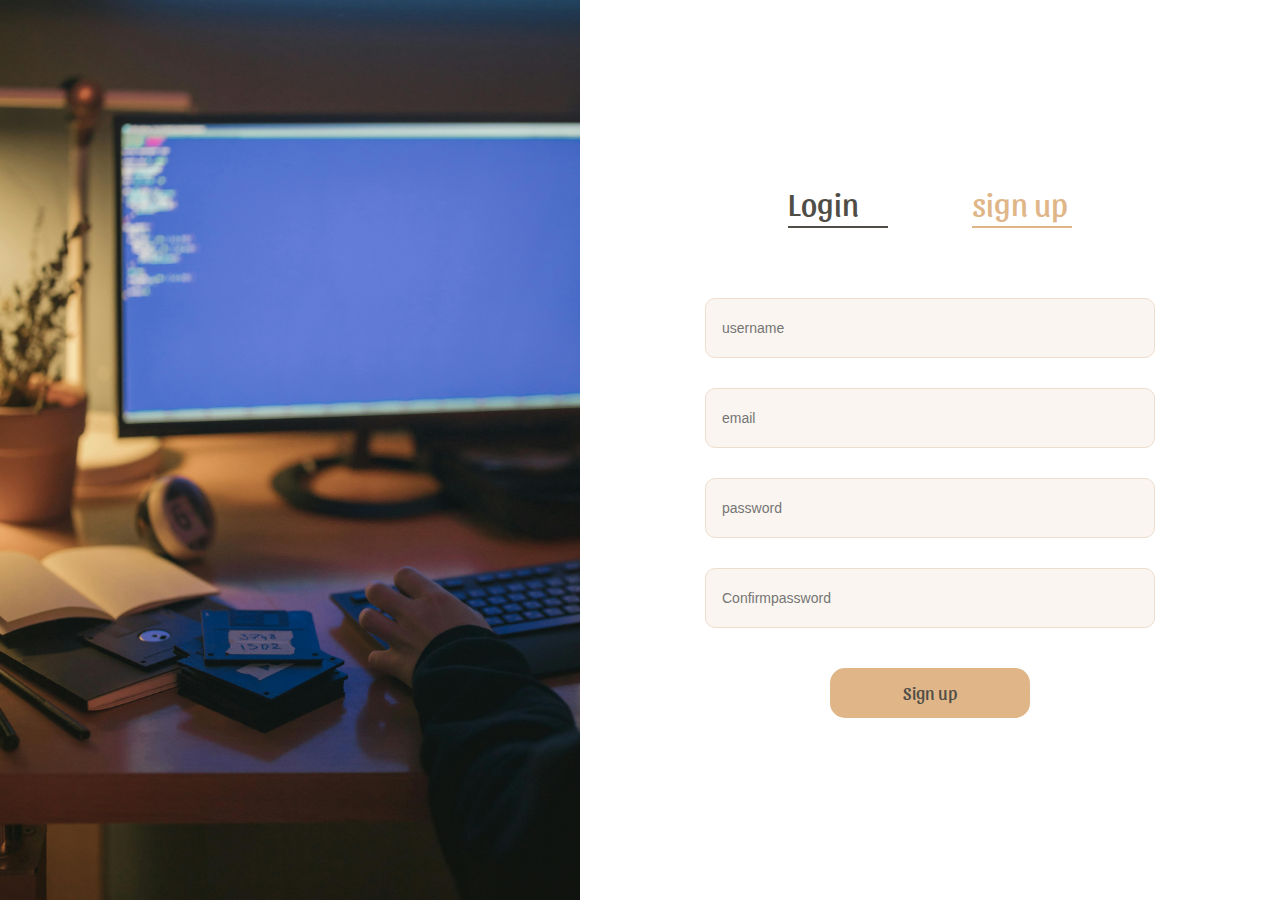
<file: index.html>
<!DOCTYPE html>
<html lang="en">
  <head>
    <meta charset="UTF-8" />
    <meta name="viewport" content="width=device-width, initial-scale=1.0" />
    <title>signup</title>
    <link rel="stylesheet" href="./css/style.css" />
    <link rel="preconnect" href="https://fonts.googleapis.com" />
    <link rel="preconnect" href="https://fonts.gstatic.com" crossorigin />
    <link
      href="https://fonts.googleapis.com/css2?family=Sansita:ital,wght@0,400;0,700;0,800;0,900;1,400;1,700;1,800;1,900&display=swap"
      rel="stylesheet"
    />
  </head>
  <body>
    <section class="signup-page">
      <aside class="sideimage">
        <img src="./images/img1.jpg" alt="signupImage" />
      </aside>
      <aside class="sideText">
        <div class="aside-text">
          <div class="form-text-container sansita-regular">
            <div class="text-container">
              <a href="./Html/Login.html">Login</a>
              <hr />
            </div>
            <div class="text-container signup-txt">
              <a href="/index.html">sign up</a>
              <hr />
            </div>
          </div>
          <div class="form-input">
            <form id="signupform">
              <input
                class="inputform"
                id="username"
                type="text"
                placeholder="username"
                name="username"
                autocomplete="off"
              />
              <span id="error-username" class="error sansita-regular"></span>
              <input
                class="inputform"
                id="email"
                type="text"
                placeholder="email"
                name="email"
                autocomplete="off"
              />
              <span id="error-email" class="error sansita-regular"></span>
              <input
                class="inputform"
                id="password"
                type="password"
                placeholder="password"
                name="password"
                autocomplete="off"
              />
              <span id="error-password" class="error sansita-regular"></span>
              <input
                class="inputform"
                id="Confirmpassword"
                type="password"
                placeholder="Confirmpassword"
                name="Confirmpassword"
                autocomplete="off"
              />
              <span
                id="error-Confirmpassword"
                class="error sansita-regular"
              ></span>
              <button class="btn sansita-regular">Sign up</button>
            </form>
          </div>
        </div>
      </aside>
    </section>
    <script src="./Javascript/Signup.js"></script>
  </body>
</html>
</file>
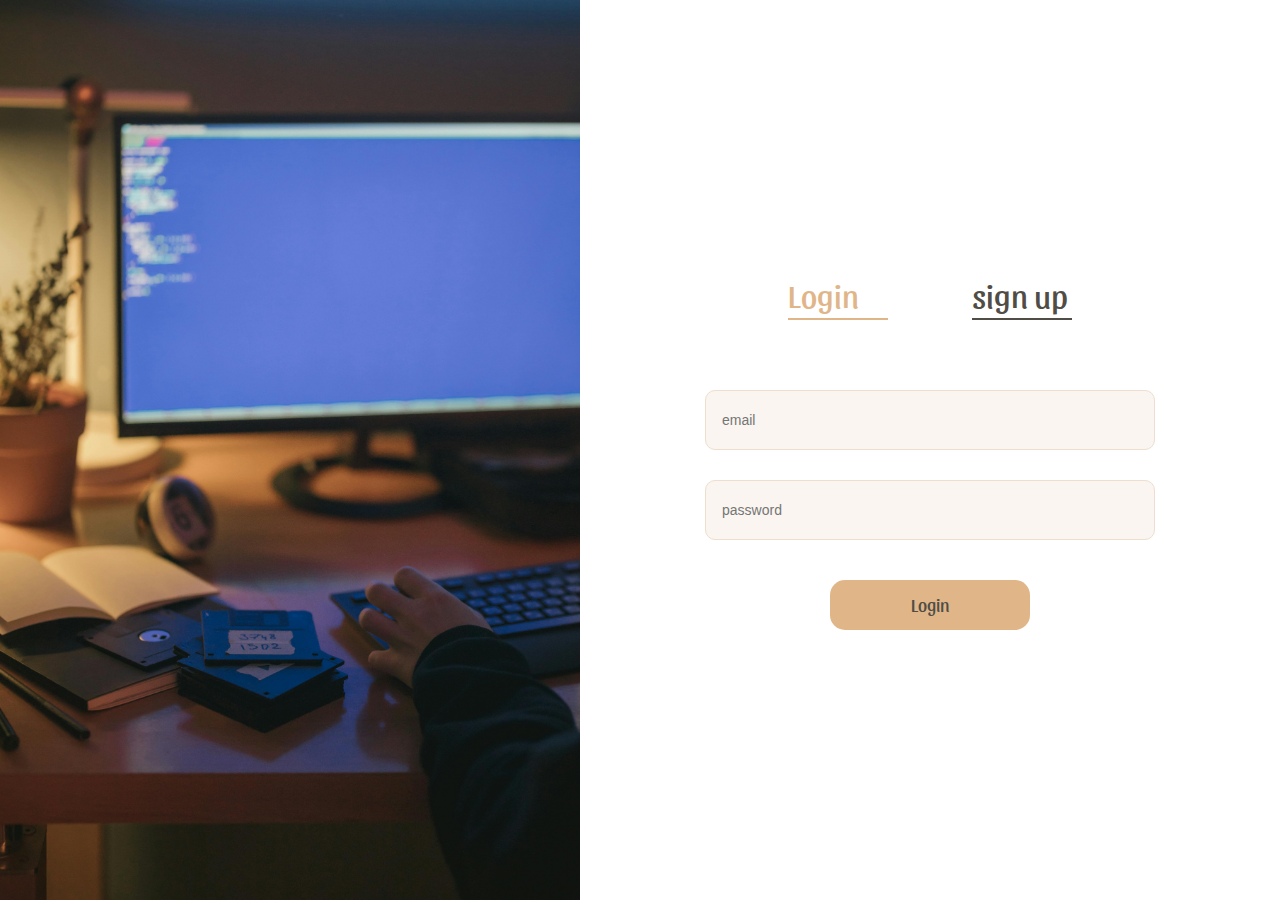
<file: Login.html>
<!DOCTYPE html>
<html lang="en">
<head>
  <meta charset="UTF-8">
  <meta name="viewport" content="width=device-width, initial-scale=1.0">
  <title>signup</title>
  <link rel="stylesheet" href="login.css"/>
  <link rel="preconnect" href="https://fonts.googleapis.com">
<link rel="preconnect" href="https://fonts.gstatic.com" crossorigin>
<link href="https://fonts.googleapis.com/css2?family=Sansita:ital,wght@0,400;0,700;0,800;0,900;1,400;1,700;1,800;1,900&display=swap" rel="stylesheet">
</head>
<body>
  <section class="signup-page">
    <aside class="sideimage">
        <img src="./images/img1.jpg" alt="signupImage"/>
    </aside>
    <aside class="sideText">
      <div class="aside-text">
      <div class="form-text-container sansita-regular">
        <div class="text-container login-txt">
          <p>Login</p>
          <hr/>
        </div>
        <div class="text-container">
            <p>sign up</p>
            <hr/>
          </div>
      </div>
      <div class="form-input">
        <form id="loginform">
        <input class="inputform" type="text" placeholder="email" name="email" id="email"/>
        <span id="error-email" class="error sansita-regular"></span>
        <input class="inputform" type="password" placeholder="password" name="password" id="password"/>
        <span id="error-password" class="error sansita-regular"></span>
        <button class="btn sansita-regular">Login</button>
      </form>
      </div>
    </div>
    </aside>
  </section>
  <script src="Login.js"></script>
</body>
</html>
</file>
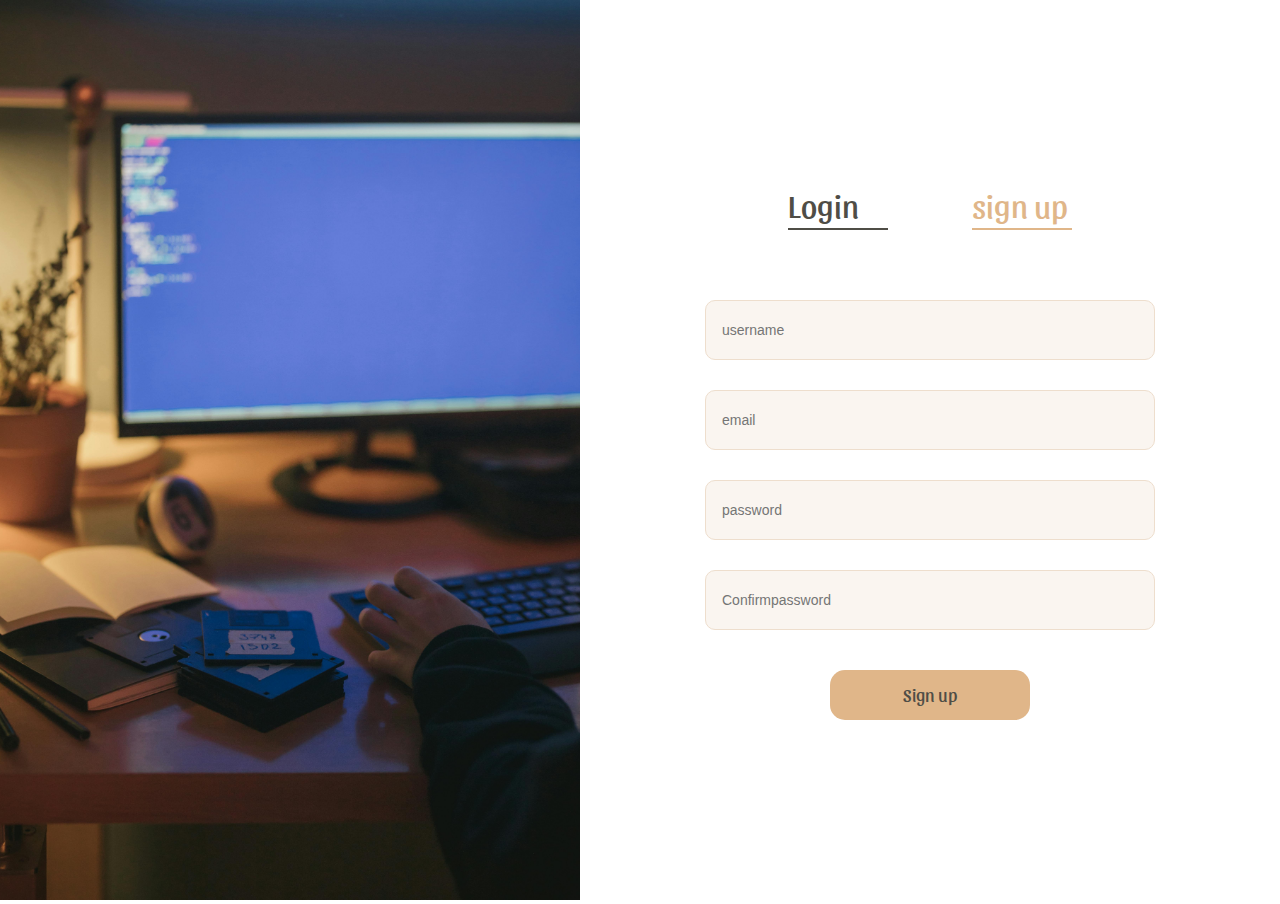
<file: Signup.html>
<!DOCTYPE html>
<html lang="en">
  <head>
    <meta charset="UTF-8" />
    <meta name="viewport" content="width=device-width, initial-scale=1.0" />
    <title>signup</title>
    <link rel="stylesheet" href="style.css" />
    <link rel="preconnect" href="https://fonts.googleapis.com" />
    <link rel="preconnect" href="https://fonts.gstatic.com" crossorigin />
    <link
      href="https://fonts.googleapis.com/css2?family=Sansita:ital,wght@0,400;0,700;0,800;0,900;1,400;1,700;1,800;1,900&display=swap"
      rel="stylesheet"
    />
  </head>
  <body>
    <section class="signup-page">
      <aside class="sideimage">
        <img src="./images/img1.jpg" alt="signupImage" />
      </aside>
      <aside class="sideText">
        <div class="aside-text">
          <div class="form-text-container sansita-regular">
            <div class="text-container">
              <p>Login</p>
              <hr />
            </div>
            <div class="text-container signup-txt">
              <p>sign up</p>
              <hr />
            </div>
          </div>
          <div class="form-input">
            <form id="signupform">
              <input
                class="inputform"
                id="username"
                type="text"
                placeholder="username"
                name="username"
                autocomplete="off"
              />
              <span id="error-username" class="error sansita-regular"></span>
              <input
                class="inputform"
                id="email"
                type="text"
                placeholder="email"
                name="email"
                autocomplete="off"
              />
              <span id="error-email" class="error sansita-regular"></span>
              <input
                class="inputform"
                id="password"
                type="password"
                placeholder="password"
                name="password"
                autocomplete="off"
              />
              <span id="error-password" class="error sansita-regular"></span>
              <input
                class="inputform"
                id="Confirmpassword"
                type="password"
                placeholder="Confirmpassword"
                name="Confirmpassword"
                autocomplete="off"
              />
              <span id="error-Confirmpassword" class="error sansita-regular"></span>
              <button class="btn sansita-regular">Sign up</button>
            </form>
          </div>
        </div>
      </aside>
    </section>
    <script src="Signup.js"></script>
  </body>
</html>
</file>
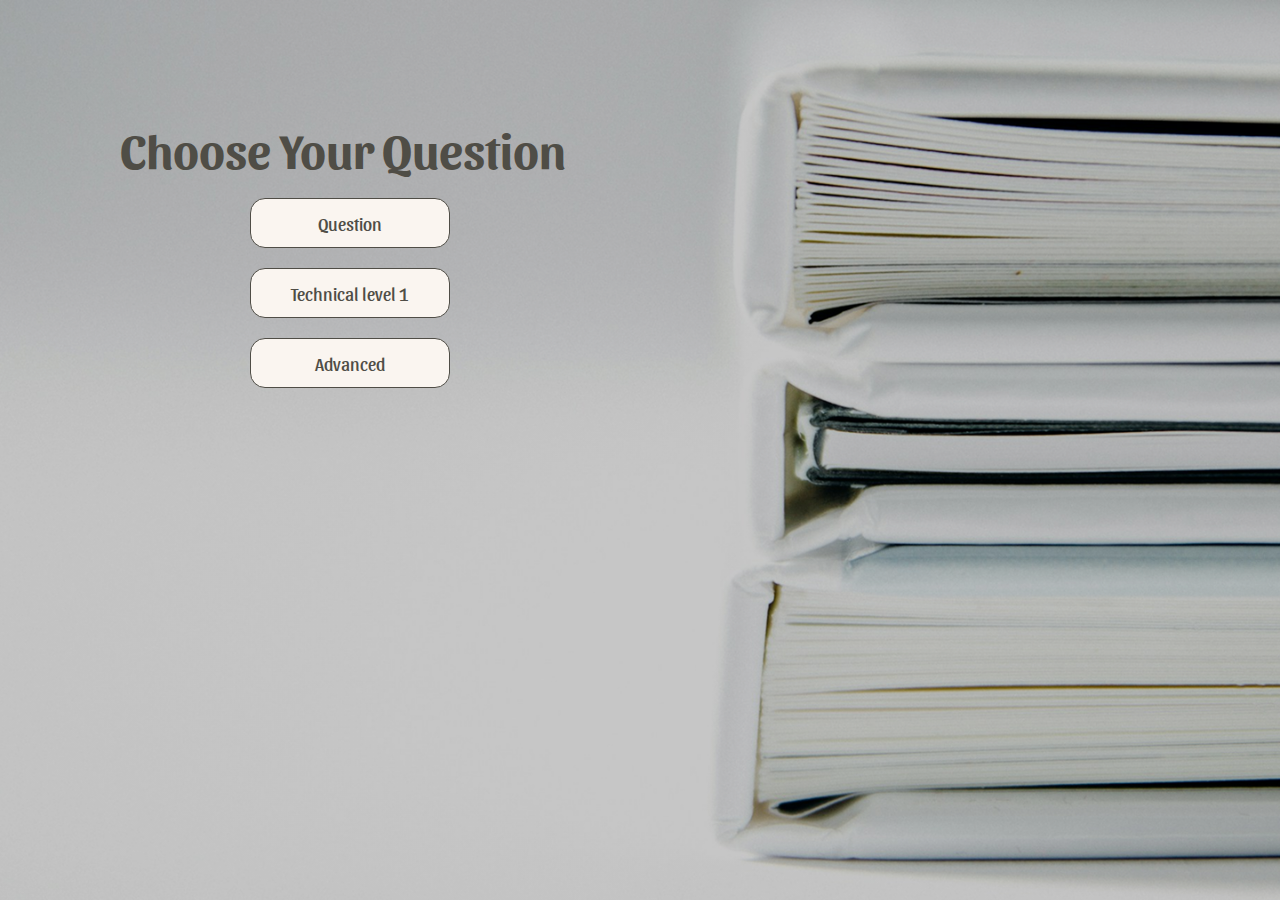
<file: Html/Chose.html>
<!DOCTYPE html>
<html lang="en">
<head>
  <meta charset="UTF-8">
  <meta name="viewport" content="width=device-width, initial-scale=1.0">
  <title>signup</title>
  <link rel="stylesheet" href="../css/style.css"/>
  <link rel="preconnect" href="https://fonts.googleapis.com">
<link rel="preconnect" href="https://fonts.gstatic.com" crossorigin>
<link href="https://fonts.googleapis.com/css2?family=Sansita:ital,wght@0,400;0,700;0,800;0,900;1,400;1,700;1,800;1,900&display=swap" rel="stylesheet">
</head>
<body>
  <section class="grade-section">
    
    <div class="grade-text sansita-regular">
      <h1>Choose Your Question</h1>
      <button class="btn-grade sansita-regular"><a href=""> Question</a></button>
      <button class="btn-grade sansita-regular"><a href="">Technical level 1</a></button>
      <button class="btn-grade sansita-regular"><a href="">Advanced</a></button>
    </div>
  </section>

  <!-- <script src="../Javascript"></script> -->
</body>
</html>
</file>
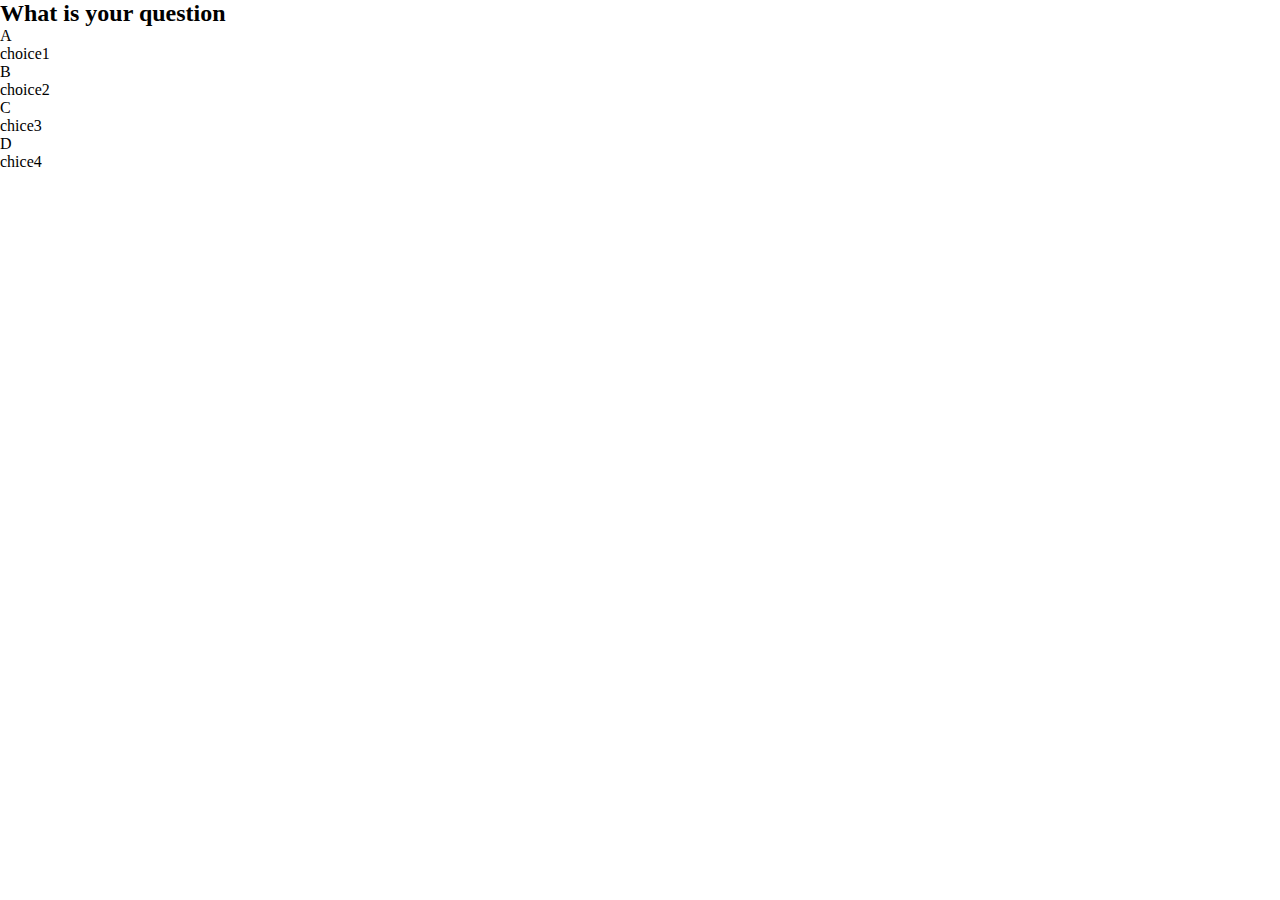
<file: Html/Exam.html>
<!DOCTYPE html>
<html lang="en">
<head>
  <meta charset="UTF-8">
  <meta name="viewport" content="width=device-width, initial-scale=1.0">
  <link rel="stylesheet" href="../css/style.css"/>
  <title>Exam</title>
</head>
<body>
  <section class="exam-container">
    <div id="exam">
      <h2 id="question">What is your question</h2>
      <div class="choice-container">
        <p class="choice-prefix">A</p>
        <p class="choice-text" data-number="1">choice1</p>
      </div>
      <div class="choice-container">
        <p class="choice-prefix">B</p>
        <p class="choice-text" data-number="2">choice2</p>
      </div>
      <div class="choice-container">
        <p class="choice-prefix">C</p>
        <p class="choice-text" data-number="3">chice3</p>
      </div>
      <div class="choice-container">
        <p class="choice-prefix">D</p>
        <p class="choice-text" data-number="4">chice4</p>
      </div>
    </div>
  </section>


<script src="../Javascript/Exam.js"></script>
</body>
</html>
</file>
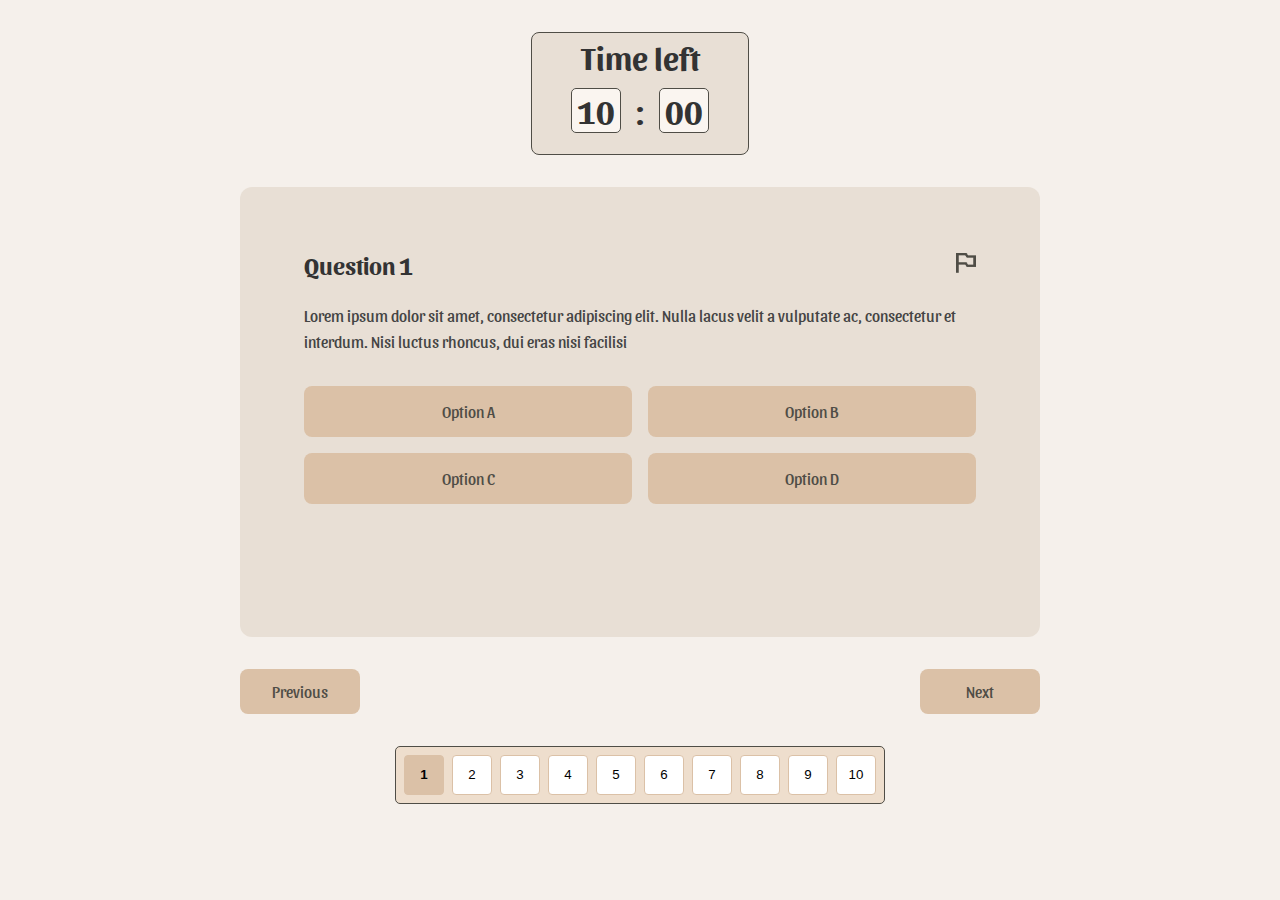
<file: Html/Examination.html>
<!DOCTYPE html>
<html lang="en">
<head>
    <meta charset="UTF-8">
    <meta name="viewport" content="width=device-width, initial-scale=1.0">
    <title>Test Page</title>
    <link rel="stylesheet" href="../css/Examination.css">
    <link rel="preconnect" href="https://fonts.googleapis.com" />
    <link rel="preconnect" href="https://fonts.gstatic.com" crossorigin />
    <link
      href="https://fonts.googleapis.com/css2?family=Sansita:ital,wght@0,400;0,700;0,800;0,900;1,400;1,700;1,800;1,900&display=swap"
      rel="stylesheet"
    />
</head>
<body>
    <div class="timer-container  ">
        <div class="timer sansita-regular">
            <p class="timer__text">Time left</p>
        <span id="minutes" class="number-button-timer">10</span>:<span id="seconds" class="number-button-timer">00</span></div>
    </div>

    <div id="questions-container">
        <div class="question-card" data-question="1">
            <div class="question-header">
                <h2 class="question-title">Question 1</h2>
                <button class="flag-button"><img id="flagimg" src="../images/Vector-1.png"/></button>
            </div>
            <p class="question-text">
                Lorem ipsum dolor sit amet, consectetur adipiscing elit. Nulla lacus velit a vulputate ac, consectetur et interdum. Nisi luctus rhoncus, dui eras nisi facilisi
            </p>
            <div class="options-grid ">
                <button class="option-button sansita-regular" data-option="A">Option A</button>
                <button class="option-button sansita-regular" data-option="B">Option B</button>
                <button class="option-button sansita-regular" data-option="C">Option C</button>
                <button class="option-button sansita-regular" data-option="D">Option D</button>
            </div>
        </div>
    </div>

    <div class="navigation-buttons">
        <button class="nav-button sansita-regular" id="prevBtn">Previous</button>
        <button class="nav-button hidden sansita-regular" id="submitBtn">Submit</button>
        <button class="nav-button sansita-regular" id="nextBtn">Next</button>
    </div>

    <div class="question-numbers">
        <button class="number-button active">1</button>
        <button class="number-button">2</button>
        <button class="number-button">3</button>
        <button class="number-button">4</button>
        <button class="number-button">5</button>
        <button class="number-button">6</button>
        <button class="number-button">7</button>
        <button class="number-button">8</button>
        <button class="number-button">9</button>
        <button class="number-button">10</button>
    </div>

    <script src="../Javascript/Examination.js"></script>
</body>
</html>
</file>
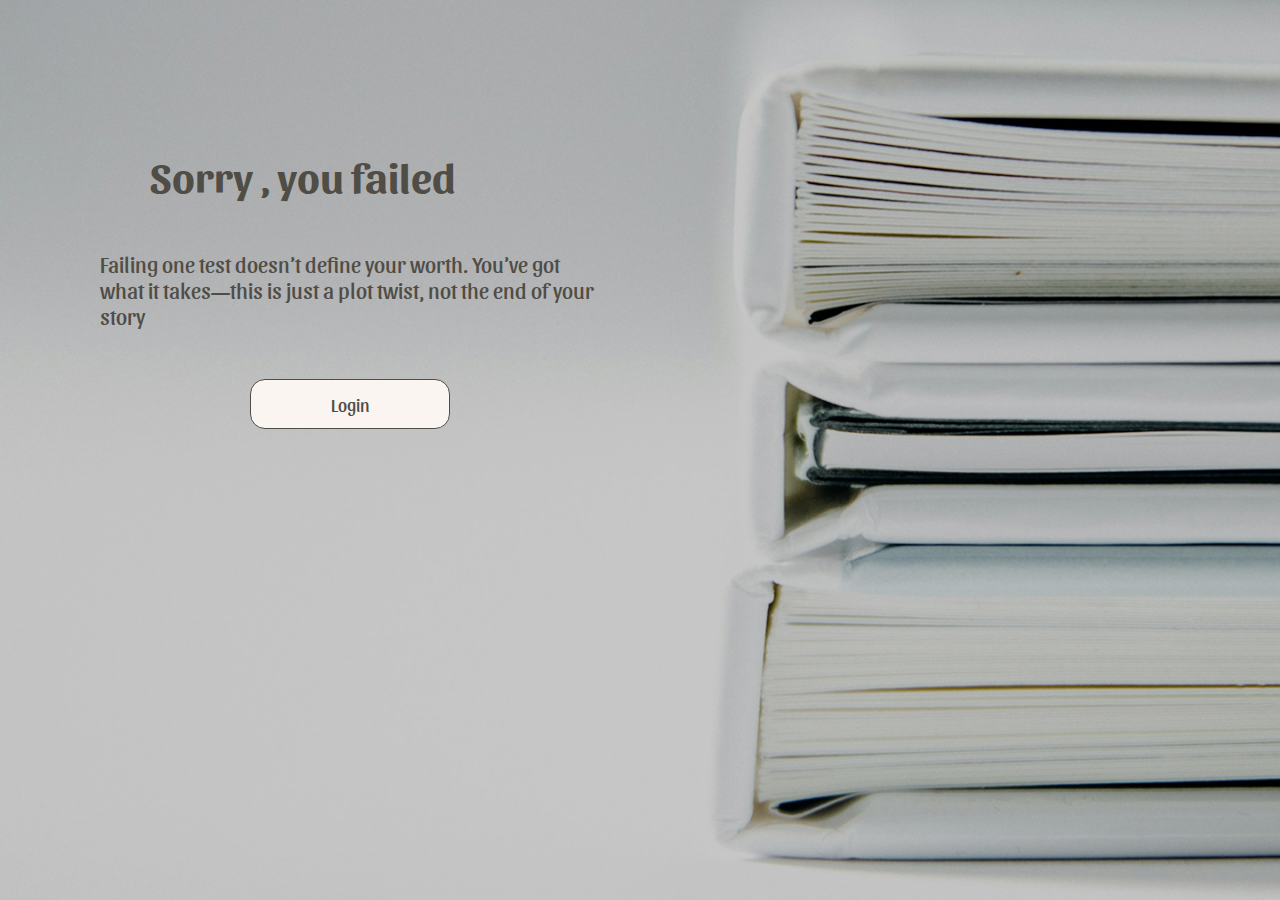
<file: Html/Failed.html>
<!DOCTYPE html>
<html lang="en">
<head>
  <meta charset="UTF-8">
  <meta name="viewport" content="width=device-width, initial-scale=1.0">
  <title>signup</title>
  <link rel="stylesheet" href="../css/style.css"/>
  <link rel="preconnect" href="https://fonts.googleapis.com">
<link rel="preconnect" href="https://fonts.gstatic.com" crossorigin>
<link href="https://fonts.googleapis.com/css2?family=Sansita:ital,wght@0,400;0,700;0,800;0,900;1,400;1,700;1,800;1,900&display=swap" rel="stylesheet">
</head>
<body>
  <section class="grade-section ">
    
    <div class="grade-text sansita-regular">
      <h2>Sorry , you failed</h2>
    <div class="grades" id="grade"></div>
      <p>Failing one test doesn’t define your worth. You’ve got what it takes—this is just a plot twist, not the end of your story</p>
      <button class="btn-grade sansita-regular">Login</button>
    </div>



  </section>

  <script src="../Javascript/Grades.js"></script>
</body>
</html>
</file>
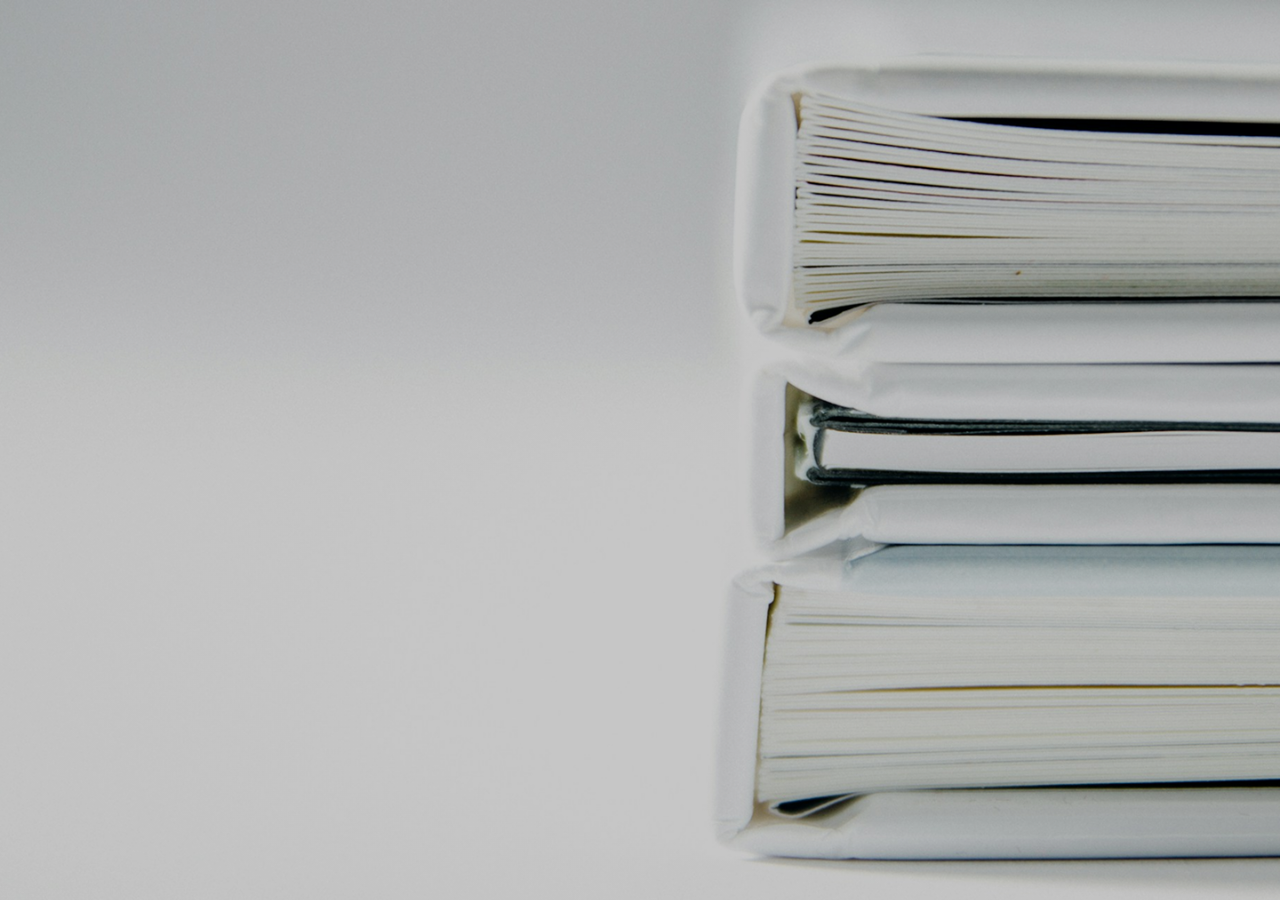
<file: Html/Grade.html>
<!DOCTYPE html>
<html lang="en">
  <head>
    <meta charset="UTF-8" />
    <meta name="viewport" content="width=device-width, initial-scale=1.0" />
    <title>signup</title>
    <link rel="stylesheet" href="../css/style.css" />
    <link rel="preconnect" href="https://fonts.googleapis.com" />
    <link rel="preconnect" href="https://fonts.gstatic.com" crossorigin />
    <link
      href="https://fonts.googleapis.com/css2?family=Sansita:ital,wght@0,400;0,700;0,800;0,900;1,400;1,700;1,800;1,900&display=swap"
      rel="stylesheet"
    />
  </head>
  <body>
    <section class="grade-section">
      <div class="grade-text sansita-regular">
        <h1 id="textTimeOut" class="sansita-regular"></h1>
        <h2 id="textGrating" class="sansita-regular"></h2>
        <h3 id="textScore" class="sansita-regular"></h3>
        <p id="textQuote" class="sansita-regular"></p>
        <button id="redirect" class="btn-grade sansita-regular btntry">
          Try again
        </button>
      </div>
    </section>

    <script src="../Javascript/Grades.js"></script>
  </body>
</html>
</file>
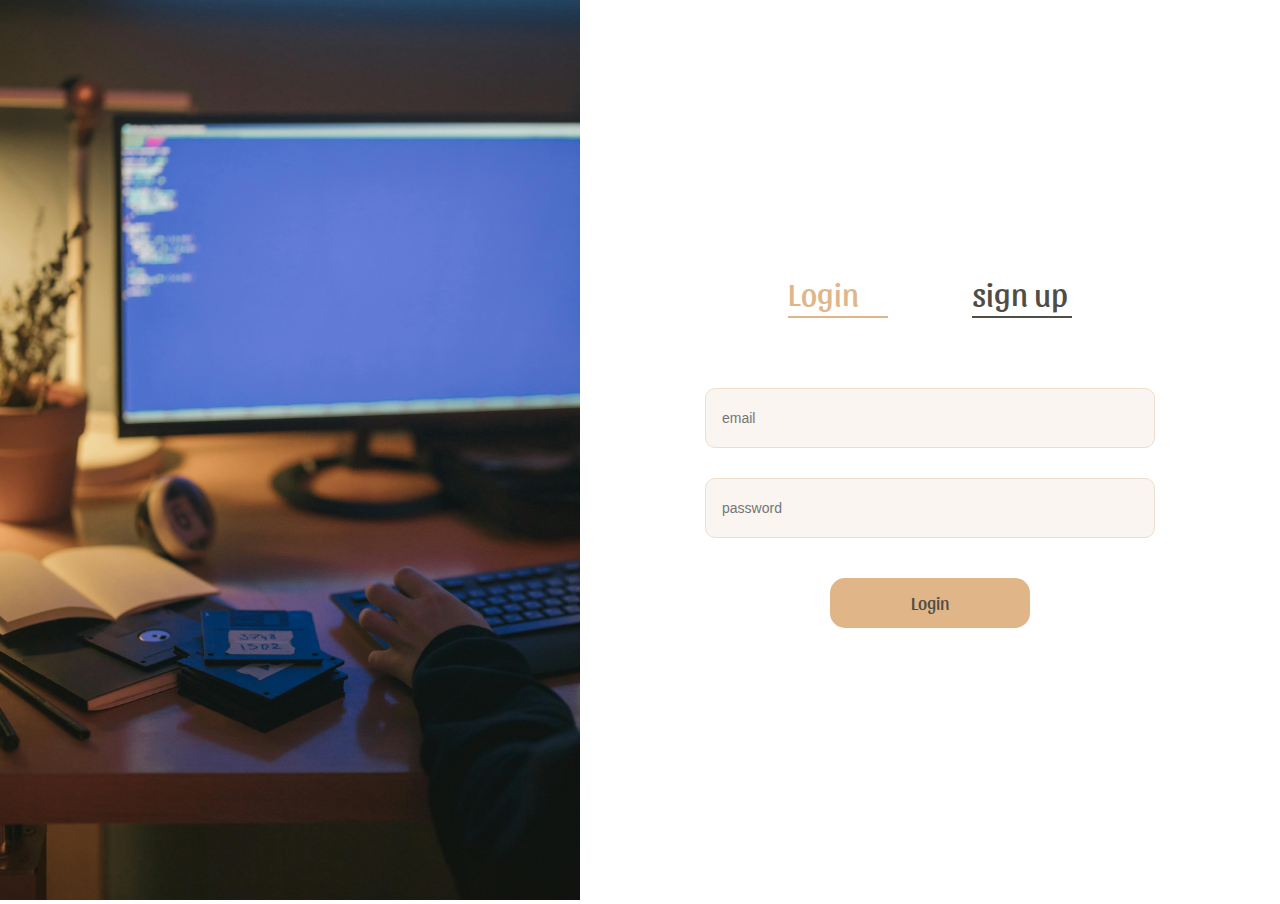
<file: Html/Login.html>
<!DOCTYPE html>
<html lang="en">
  <head>
    <meta charset="UTF-8" />
    <meta name="viewport" content="width=device-width, initial-scale=1.0" />
    <title>signup</title>
    <link rel="stylesheet" href="../css/style.css" />
    <link rel="preconnect" href="https://fonts.googleapis.com" />
    <link rel="preconnect" href="https://fonts.gstatic.com" crossorigin />
    <link
      href="https://fonts.googleapis.com/css2?family=Sansita:ital,wght@0,400;0,700;0,800;0,900;1,400;1,700;1,800;1,900&display=swap"
      rel="stylesheet"
    />
  </head>
  <body>
    <section class="signup-page">
      <aside class="sideimage">
        <img src="../images/img1.jpg" alt="signupImage" />
      </aside>
      <aside class="sideText">
        <div class="aside-text">
          <div class="form-text-container sansita-regular">
            <div class="text-container login-txt">
              <a href="../Html/Login.html">Login</a>
              <hr />
            </div>
            <div class="text-container">
              <a href="../Html/Signup.html">sign up</a>
              <hr />
            </div>
          </div>
          <div class="form-input">
            <form id="loginform">
              <input
                class="inputform"
                type="text"
                placeholder="email"
                name="email"
                id="email-login"
              />
              <span id="error-email-login" class="error sansita-regular"></span>
              <input
                class="inputform"
                type="password"
                placeholder="password"
                name="password"
                id="password-login"
              />
              <span
                id="error-password-login"
                class="error sansita-regular"
              ></span>
              <button class="btn sansita-regular">Login</button>
            </form>
          </div>
        </div>
      </aside>
    </section>
    <script src="../Javascript/Login.js"></script>
  </body>
</html>
</file>
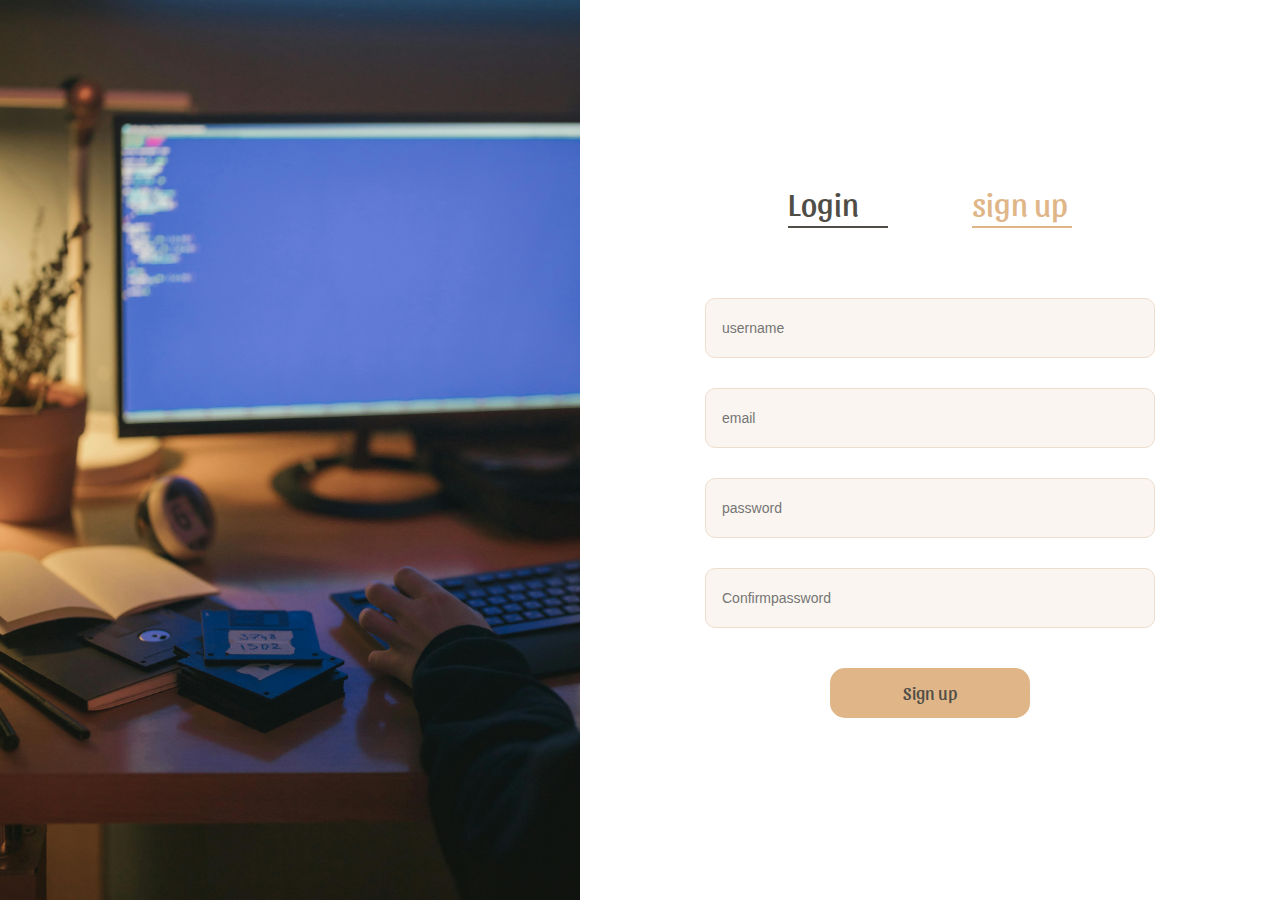
<file: Html/Signup.html>
<!DOCTYPE html>
<html lang="en">
  <head>
    <meta charset="UTF-8" />
    <meta name="viewport" content="width=device-width, initial-scale=1.0" />
    <title>signup</title>
    <link rel="stylesheet" href="../css/style.css" />
    <link rel="preconnect" href="https://fonts.googleapis.com" />
    <link rel="preconnect" href="https://fonts.gstatic.com" crossorigin />
    <link
      href="https://fonts.googleapis.com/css2?family=Sansita:ital,wght@0,400;0,700;0,800;0,900;1,400;1,700;1,800;1,900&display=swap"
      rel="stylesheet"
    />
  </head>
  <body>
    <section class="signup-page">
      <aside class="sideimage">
        <img src="../images/img1.jpg" alt="signupImage" />
      </aside>
      <aside class="sideText">
        <div class="aside-text">
          <div class="form-text-container sansita-regular">
            <div class="text-container">
              <a href="../Html/Login.html">Login</a>
              <hr />
            </div>
            <div class="text-container signup-txt">
              <a href="../Html/Signup.html">sign up</a>
              <hr />
            </div>
          </div>
          <div class="form-input">
            <form id="signupform">
              <input
                class="inputform"
                id="username"
                type="text"
                placeholder="username"
                name="username"
                autocomplete="off"
              />
              <span id="error-username" class="error sansita-regular"></span>
              <input
                class="inputform"
                id="email"
                type="text"
                placeholder="email"
                name="email"
                autocomplete="off"
              />
              <span id="error-email" class="error sansita-regular"></span>
              <input
                class="inputform"
                id="password"
                type="password"
                placeholder="password"
                name="password"
                autocomplete="off"
              />
              <span id="error-password" class="error sansita-regular"></span>
              <input
                class="inputform"
                id="Confirmpassword"
                type="password"
                placeholder="Confirmpassword"
                name="Confirmpassword"
                autocomplete="off"
              />
              <span id="error-Confirmpassword" class="error sansita-regular"></span>
              <button class="btn sansita-regular">Sign up</button>
            </form>
          </div>
        </div>
      </aside>
    </section>
    <script src="../Javascript/Signup.js"></script>
  </body>
</html>
</file>
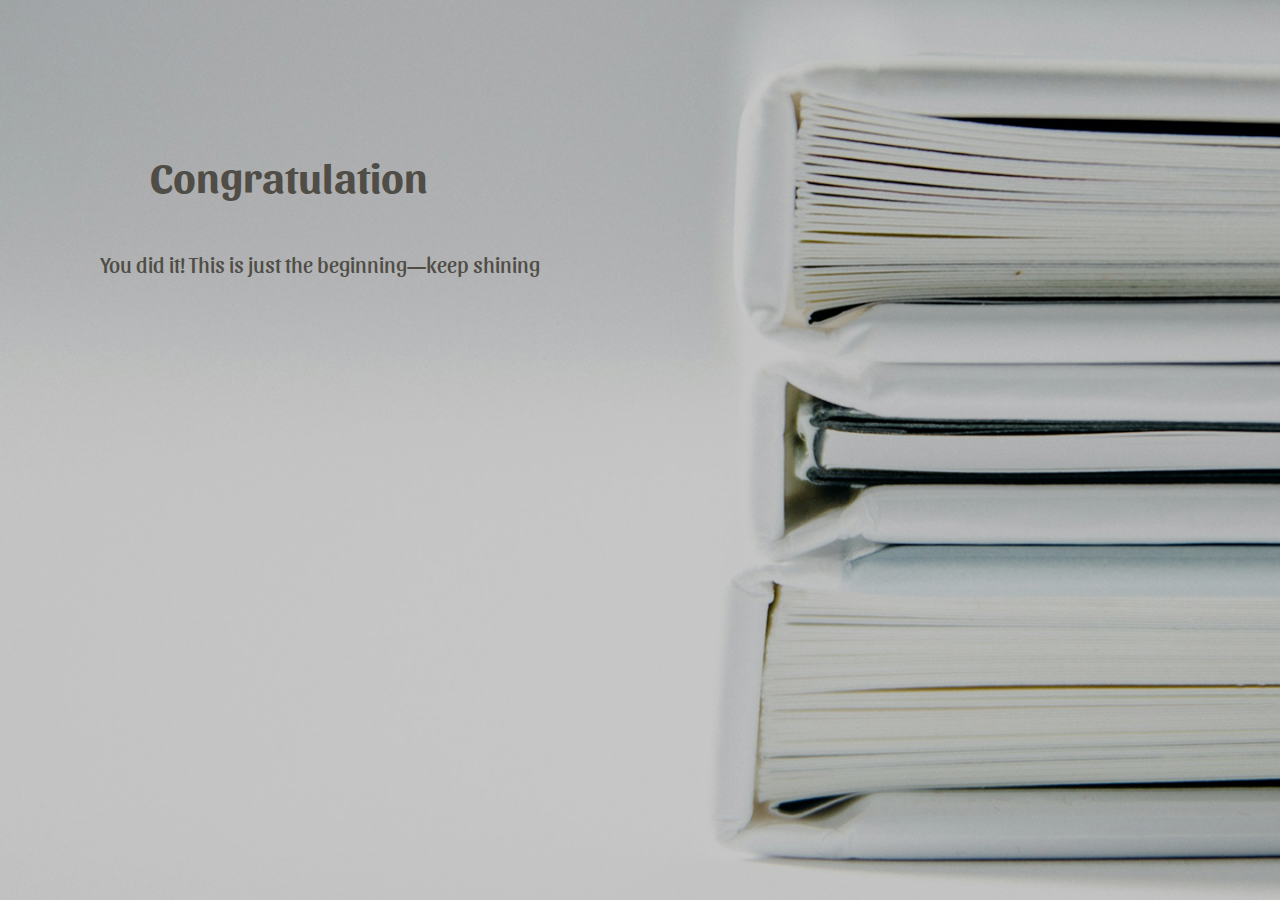
<file: Html/Success.html>
<!DOCTYPE html>
<html lang="en">
<head>
  <meta charset="UTF-8">
  <meta name="viewport" content="width=device-width, initial-scale=1.0">
  <title>signup</title>
  <link rel="stylesheet" href="../css/style.css"/>
  <link rel="preconnect" href="https://fonts.googleapis.com">
<link rel="preconnect" href="https://fonts.gstatic.com" crossorigin>
<link href="https://fonts.googleapis.com/css2?family=Sansita:ital,wght@0,400;0,700;0,800;0,900;1,400;1,700;1,800;1,900&display=swap" rel="stylesheet">
</head>
<body>
  <section class="grade-section">
    
    <div class="grade-text sansita-regular">
      <h2>Congratulation</h2>
    <div class="grades" id="grade"></div>
      <p>You did it! This is just the beginning—keep shining</p>
    </div>



  </section>

  <script src="../Javascript/Grades.js"></script>
</body>
</html>
</file>
<file: css/style.css>
*{
  margin: 0;
  padding: 0;
  box-sizing: border-box;
  user-select:none;
}
.signup-page{
  display: flex;
  height: 100vh;
}
.sansita-regular {
  font-family: "Sansita", sans-serif;
  font-weight: 400;
  font-size: large;
  font-style: normal;
  color: #4F4D46;
}
.sideimage{
  flex: 1;
}
.sideimage img{
 width: 100%;
 height: 100vh;
 object-fit: cover;
}
.sideText{
  flex: 1;
  padding: 60px;
  display: flex;
  flex-direction: column;
  justify-content: center;
  align-items: center;
}
.form-text-container{
  font-size:xx-large;
  justify-content: space-evenly;
  display: flex;
  margin-bottom: 70px;
}
.text-container a{
  color: #4F4D46;
  text-decoration: none;
}
.text-container hr{
  width: 100px;
  height: 2px;
  background-color: #4F4D46;
  border: 0px;
  margin-top: 4px;
}
.login-txt a{
  color: #E0B689;
}
.login-txt hr{
  background-color: #E0B689;
}
.signup-txt hr{
  background-color: #E0B689;
}

.signup-txt a{
  color: #E0B689;
}
.form-input{
  width: 100%;
  max-width: 500px;
  display: flex;
  flex-direction: column;
  align-items: center;
}
.inputform{
  width: 485px;
  height: 60px;
  padding: 12px 16px;
  outline: none;
  margin-bottom: 50px;
  border: 1px solid #EEDECD;
  background-color: #FAF5F0;
  border-radius: 10px;
  font-size: 14px;
  color: #4F4D46;
}
.btn , .btn-grade{
  width: 60%;
  max-width: 200px;
  height: 50px;
  background-color: #E0B689;
  border: none;
  border-radius: 15px;
  cursor: pointer;
  margin: 20px auto 0;
  display: block;
}
.btn:hover{
  background-color: #e0b689c9;
}
.error{
  color: red;
  display: block;
  margin-top: -30px;
  margin-bottom: 10px;
  font-size: 14px;
}
.grade-section{
  background-image: linear-gradient(#00000036),url("../images/img2.png");
  width: 100%;
  height: 100vh;
  background-size: cover;
  display:flexbox;
}
.grade-text{
  width: 50%;
  height: 80vh;
  padding: 30px;
  flex-direction: column;
} 
.grade-text h1{
  display: flex;
  margin:20px;
  font-size:48px;
}
.grade-text h2{
  display: flex;
  margin:50px;
  font-size:42px;
}
.grade-text p{
  display: flex;
  margin:100px;
  font-size:larger;
} 
.btn-grade{
  background-color: #FAF5F0;
  border: 1px solid #4F4D46;
  border-radius: 15px;
  cursor: pointer;
  margin: 120px;
  color: #4F4D46;
}
.btn-grade a{
  text-decoration: none;
  color: #4F4D46;
}
.btn-grade:hover{
  background-color: #faf5f0d6;
  color: #4f4d46c8;
  border: 1px solid #4f4d46c8;
}
.btntry{
  display: none;
}
@media (max-width: 480px) {
  .signup-page {
    flex-direction: column;
  }
  .sideimage img {
    width: 100%;
    height: 40vh;
    display: block;
  }
  .sideText {
    width: 100%;
    padding: 20px;
    align-items: center;
  }
  .form-text-container {
    flex-direction: column;
    align-items: center;
    font-size: 18px;
  }
  .inputform, .btn {
    width: 100%;
  }
   .grade-section {
    height: auto;
    padding: 20px;
  }

  .grade-text {
    width: 100%;
    height: auto;
    padding: 10px;
  }

  .grade-text h1 {
    font-size: 28px;
  }

  .grade-text h2 {
    font-size: 24px;
  }

  .grade-text p {
    font-size: 16px;
    margin: 20px 0;
  }

  .btn-grade {
    width: 100%;
    margin: 20px 0;
  }
}
@media (min-width: 480.99px) and (max-width: 767px) {
  .signup-page {
    flex-direction: column;
  }
  .sideimage img {
    width: 100%;
    height: 50vh;
    display: block;
  }
  .sideText {
    width: 100%;
    padding: 30px;
    justify-content: center; 
    align-items: center;     
    text-align: center; 
  }
  .text-container hr{
    width: 50px;

  }
  .form-text-container {
    display: ruby-text;
    flex-direction: column;
    font-size: 20px;
    margin: 20px;
  }
  .inputform, .btn {
    width: 150%;
    max-width: 400px;
  }
   .grade-section {
    height: auto;
    padding: 30px;
  }

  .grade-text {
    width: 100%;
    height: auto;
    padding: 20px;
  }

  .grade-text h1 {
    font-size: 36px;
  }

  .grade-text h2 {
    font-size: 32px;
  }

  .grade-text p {
    font-size: 18px;
    margin: 30px 0;
  }

  .btn-grade {
    width: 80%;
    margin: 20px auto;
  }
}
@media (min-width: 767.99px) and (max-width: 1024px) {
  .signup-page {
    flex-direction: row;
  }
  .aside-text{
    width: 100%;

  }
  .sideimage {
    flex: 1;
  }
  .sideText {
    flex: 1;
    padding: 40px;
  }
  .form-input {
    align-items: center;
  }
  .inputform {
    width: 130%;
  }
  .btn {
    width: 60%;
  }
   .grade-section {
    height: 100vh;
    padding: 40px;
    flex-direction: column;
  }

  .grade-text {
    width: 100%;
    height: auto;
    padding: 40px;
  }

  .grade-text h1 {
    font-size: 42px;
  }

  .grade-text h2 {
    font-size: 38px;
  }

  .grade-text p {
    font-size: 20px;
    margin: 40px 0;
  }

  .btn-grade {
    width: 70%;
    margin: 20px auto;
  }
}

@media (min-width: 1025px) and (max-width: 1366px) {
  .inputform {
    width: 450px;
  }
  .btn {
    width: 200px;
  }
   .grade-section {
    height: 100vh;
    padding: 60px;
    flex-direction: column;
  }

  .grade-text {
    width: 50%;
    height: 80vh;
    padding: 40px;
  }

  .grade-text h1 {
    font-size: 48px;
  }

  .grade-text h2 {
    font-size: 42px;
  }

  .grade-text p {
    font-size: 22px;
    margin: 50px 0;
  }

  .btn-grade {
    width: 60%;
    margin: 20px auto;
  }

}

@media (min-width: 1367px) {
  .sideText {
    padding: 80px;
  }
  .inputform {
    width: 500px;
  }
  .btn {
    width: 250px;
  }
   .grade-section {
    height: 100vh;
    padding: 80px;
    flex-direction: row; 
  }

  .grade-text {
    width: 50%;
    height: 80vh;
    padding: 60px;
  }

  .grade-text h1 {
    font-size: 48px;
  }

  .grade-text h2 {
    font-size: 44px;
  }

  .grade-text p {
    font-size: 24px;
    margin: 50px 0;
  }

  .btn-grade {
    width: 250px;
    margin: 30px auto;
  }

}
</file>
<file: login.css>
*{
  margin: 0;
  padding: 0;
  box-sizing: border-box;
  background-color: #FFFFFF;
}
.signup-page{
  display: flex;
  height: 100hv;
}
.sansita-regular {
  font-family: "Sansita", sans-serif;
  font-weight: 400;
  font-size: large;
  font-style: normal;
  color: #4F4D46;
}
.sideimage{
  flex: 1;
}
.sideimage img{
 width: 100%;
 height: 100vh;
 object-fit: cover;
}
.sideText{
  flex: 1;
  padding: 60px;
  display: flex;
  flex-direction: column;
  justify-content: center;
  align-items: center;
}
.form-text-container{
  font-size:xx-large;
  justify-content: space-evenly;
  display: flex;
  margin-bottom: 70px;
}
.text-container hr{
  width: 100px;
  height: 2px;
  background-color: #4F4D46;
  border: 0px;
  margin-top: 4px;
}
.login-txt hr{
  background-color: #E0B689;
}

.login-txt{
  color: #E0B689;
}

.form-input{
  width: 100%;
  max-width: 500px;
  display: flex;
  flex-direction: column;
  align-items: center;
}
.inputform{
  width: 485px;
  height: 60px;
  padding: 12px 16px;
  outline: none;
  margin-bottom: 50px;
  border: 1px solid #EEDECD;
  background-color: #FAF5F0;
  border-radius: 10px;
  font-size: 14px;
  color: #4F4D46;
}
.btn{
  width: 60%;
  max-width: 200px;
  height: 50px;
  background-color: #E0B689;
  border: none;
  border-radius: 15px;
  cursor: pointer;
  margin: 20px auto 0;
  display: block;
}
.btn:hover{
  background-color: #e0b689c9;
}
.error{
  color: red;
  display: block;
  margin-top: -30px;
  margin-bottom: 10px;
  font-size: 14px;
}

@media (max-width: 480px) {
  .signup-page {
    flex-direction: column;
  }
  .sideimage img {
    width: 100%;
    height: 40vh;
    display: block;
  }
  .sideText {
    width: 100%;
    padding: 20px;
    align-items: center;
  }
  .form-text-container {
    flex-direction: column;
    align-items: center;
    font-size: 18px;
  }
  .inputform, .btn {
    width: 100%;
  }
}

@media (min-width: 480.99px) and (max-width: 767px) {
  .signup-page {
    flex-direction: column;
  }
  .sideimage img {
    width: 100%;
    height: 50vh;
    display: block;
  }
  .sideText {
    width: 100%;
    padding: 30px;
    justify-content: center; 
    align-items: center;     
    text-align: center; 
  }
 
  .text-container hr{
    width: 50px;

  }
  .form-text-container {
    display: ruby-text;
    flex-direction: column;
    font-size: 20px;
    margin: 20px;
  }
  .inputform, .btn {
    width: 150%;
    max-width: 400px;
  }
}

@media (min-width: 767.99px) and (max-width: 1024px) {
  .signup-page {
    flex-direction: row;
  }
  .aside-text{
    width: 100%;

  }
  .sideimage {
    flex: 1;
  }
  .sideText {
    flex: 1;
    padding: 40px;
  }
  .form-input {
    align-items: center;
  }
  .inputform {
    width: 130%;
  }
  .btn {
    width: 60%;
  }
}

@media (min-width: 1025px) and (max-width: 1366px) {
  .inputform {
    width: 450px;
  }
  .btn {
    width: 200px;
  }
}

@media (min-width: 1367px) {
  .sideText {
    padding: 80px;
  }
  .inputform {
    width: 500px;
  }
  .btn {
    width: 250px;
  }
}
</file>
<file: style.css>
*{
  margin: 0;
  padding: 0;
  box-sizing: border-box;
  background-color: #FFFFFF;
}
.signup-page{
  display: flex;
  height: 100hv;
}
.sansita-regular {
  font-family: "Sansita", sans-serif;
  font-weight: 400;
  font-size: large;
  font-style: normal;
  color: #4F4D46;
}
.sideimage{
  flex: 1;
}
.sideimage img{
 width: 100%;
 height: 100vh;
 object-fit: cover;
}
.sideText{
  flex: 1;
  padding: 60px;
  display: flex;
  flex-direction: column;
  justify-content: center;
  align-items: center;
}
.form-text-container{
  font-size:xx-large;
  justify-content: space-evenly;
  display: flex;
  margin-bottom: 70px;
}
.text-container hr{
  width: 100px;
  height: 2px;
  background-color: #4F4D46;
  border: 0px;
  margin-top: 4px;
}
.signup-txt hr{
  background-color: #E0B689;
}

.signup-txt{
  color: #E0B689;
}

.form-input{
  width: 100%;
  max-width: 500px;
  display: flex;
  flex-direction: column;
  align-items: center;
}
.inputform{
  width: 485px;
  height: 60px;
  padding: 12px 16px;
  outline: none;
  margin-bottom: 50px;
  border: 1px solid #EEDECD;
  background-color: #FAF5F0;
  border-radius: 10px;
  font-size: 14px;
  color: #4F4D46;
}
.btn{
  width: 60%;
  max-width: 200px;
  height: 50px;
  background-color: #E0B689;
  border: none;
  border-radius: 15px;
  cursor: pointer;
  margin: 20px auto 0;
  display: block;
}
.btn:hover{
  background-color: #e0b689c9;
}
.error{
  color: red;
  display: block;
  margin-top: -30px;
  margin-bottom: 10px;
  font-size: 14px;
}

@media (max-width: 480px) {
  .signup-page {
    flex-direction: column;
  }
  .sideimage img {
    width: 100%;
    height: 40vh;
    display: block;
  }
  .sideText {
    width: 100%;
    padding: 20px;
    align-items: center;
  }
  .form-text-container {
    flex-direction: column;
    align-items: center;
    font-size: 18px;
  }
  .inputform, .btn {
    width: 100%;
  }
}
@media (min-width: 480.99px) and (max-width: 767px) {
  .signup-page {
    flex-direction: column;
  }
  .sideimage img {
    width: 100%;
    height: 50vh;
    display: block;
  }
  .sideText {
    width: 100%;
    padding: 30px;
    justify-content: center; 
    align-items: center;     
    text-align: center; 
  }
  .text-container hr{
    width: 50px;

  }
  .form-text-container {
    display: ruby-text;
    flex-direction: column;
    font-size: 20px;
    margin: 20px;
  }
  .inputform, .btn {
    width: 150%;
    max-width: 400px;
  }
}

@media (min-width: 767.99px) and (max-width: 1024px) {
  .signup-page {
    flex-direction: row;
  }
  .aside-text{
    width: 100%;

  }
  .sideimage {
    flex: 1;
  }
  .sideText {
    flex: 1;
    padding: 40px;
  }
  .form-input {
    align-items: center;
  }
  .inputform {
    width: 130%;
  }
  .btn {
    width: 60%;
  }
}

@media (min-width: 1025px) and (max-width: 1366px) {
  .inputform {
    width: 450px;
  }
  .btn {
    width: 200px;
  }
}

@media (min-width: 1367px) {
  .sideText {
    padding: 80px;
  }
  .inputform {
    width: 500px;
  }
  .btn {
    width: 250px;
  }
}
</file>
<file: css/Examination.css>
��*   {  
         m a r g i n :   0 ;  
         p a d d i n g :   0 ;  
         b o x - s i z i n g :   b o r d e r - b o x ;  
         u s e r - s e l e c t : n o n e ;  
 }  
 . s a n s i t a - r e g u l a r   {  
         f o n t - f a m i l y :   " S a n s i t a " ,   s a n s - s e r i f ;  
         f o n t - w e i g h t :   4 0 0 ;  
         f o n t - s i z e :   l a r g e ;  
         f o n t - s t y l e :   n o r m a l ;  
         c o l o r :   # 4 F 4 D 4 6 ;  
     }  
 b o d y   {  
         b a c k g r o u n d - c o l o r :   # f 5 f 0 e b ;  
         m i n - h e i g h t :   1 0 0 v h ;  
         d i s p l a y :   f l e x ;  
         f l e x - d i r e c t i o n :   c o l u m n ;  
         a l i g n - i t e m s :   c e n t e r ;  
         p a d d i n g :   2 r e m ;  
         f o n t - f a m i l y :   " S a n s i t a " ,   s a n s - s e r i f ;  
         f o n t - w e i g h t :   4 0 0 ;  
         c o l o r :   # 4 F 4 D 4 6 ;  
 }  
  
 . t i m e r - c o n t a i n e r   {  
         b a c k g r o u n d - c o l o r :   # e 8 d f d 5 ;  
         p a d d i n g :   1 . 5 r e m   1 . 5 r e m ;  
         b o r d e r - r a d i u s :   8 p x ;  
         m a r g i n - b o t t o m :   2 r e m ;  
         b o r d e r :   1 p x   s o l i d   # 4 F 4 D 4 6 ;  
 }  
 . t i m e r _ _ t e x t {  
         t e x t - a l i g n :   c e n t e r ;  
         m a r g i n - t o p :   - 2 0 p x ;  
         m a r g i n - b o t t o m :   1 5 p x ;  
 }  
 . t i m e r   {  
         f o n t - s i z e :   2 r e m ;  
         f o n t - w e i g h t :   b o l d ;  
         c o l o r :   # 3 3 3 ;  
         t e x t - a l i g n :   c e n t e r ;  
         w i d t h :   a u t o ;  
         h e i g h t :   a u t o ;  
 }  
  
 . n u m b e r - b u t t o n - t i m e r {  
         p a d d i n g :   2 p x   5 p x ;  
         b a c k g r o u n d - c o l o r :   # F A F 5 F 0 ;  
         b o r d e r - r a d i u s :   5 p x ;  
         b o r d e r :   1 p x   s o l i d   # 4 F 4 D 4 6 ;  
         m a r g i n :   1 5 p x ;  
 }  
  
 . q u e s t i o n - c a r d   {  
         b a c k g r o u n d - c o l o r :   # e 8 d f d 5 ;  
         p a d d i n g :   4 r e m ;  
         b o r d e r - r a d i u s :   1 2 p x ;  
         w i d t h :   6 0 0 v w ;  
         h e i g h t :   5 0 v h ;  
         m a x - w i d t h :   8 0 0 p x ;  
         m a r g i n - b o t t o m :   2 r e m ;  
  
 }  
  
 . q u e s t i o n - h e a d e r   {  
         d i s p l a y :   f l e x ;  
         j u s t i f y - c o n t e n t :   s p a c e - b e t w e e n ;  
         a l i g n - i t e m s :   c e n t e r ;  
         m a r g i n - b o t t o m :   1 . 5 r e m ;  
 }  
  
 . q u e s t i o n - t i t l e   {  
         f o n t - s i z e :   1 . 5 r e m ;  
         c o l o r :   # 3 3 3 ;  
 }  
  
 . f l a g - b u t t o n   {  
         b a c k g r o u n d :   n o n e ;  
         b o r d e r :   n o n e ;  
         f o n t - s i z e :   1 . 5 r e m ;  
         c u r s o r :   p o i n t e r ;  
 }  
  
 . f l a g - b u t t o n   i m g {  
         w i d t h :   2 0 p x ;  
         h e i g h t :   2 0 p x ;  
 }  
 . q u e s t i o n - t e x t   {  
         c o l o r :   # 4 4 4 ;  
         m a r g i n - b o t t o m :   2 r e m ;  
         l i n e - h e i g h t :   1 . 6 ;  
 }  
  
 . o p t i o n s - g r i d   {  
         d i s p l a y :   g r i d ;  
         g r i d - t e m p l a t e - c o l u m n s :   1 f r   1 f r ;  
         g a p :   1 r e m ;  
 }  
  
 . o p t i o n - b u t t o n   {  
         b a c k g r o u n d - c o l o r :   # d b c 1 a 7 ;  
         b o r d e r :   n o n e ;  
         p a d d i n g :   1 r e m ;  
         b o r d e r - r a d i u s :   8 p x ;  
         c u r s o r :   p o i n t e r ;  
         f o n t - s i z e :   1 r e m ;  
         t r a n s i t i o n :   b a c k g r o u n d - c o l o r   0 . 3 s ;  
 }  
  
 . o p t i o n - b u t t o n : h o v e r   {  
         b a c k g r o u n d - c o l o r :   # d 1 b 3 9 7 ;  
 }  
  
 . n a v i g a t i o n - b u t t o n s   {  
         d i s p l a y :   f l e x ;  
         j u s t i f y - c o n t e n t :   s p a c e - b e t w e e n ;  
         w i d t h :   1 0 0 % ;  
         m a x - w i d t h :   8 0 0 p x ;  
         m a r g i n - b o t t o m :   2 r e m ;  
 }  
  
 . n a v - b u t t o n   {  
         b a c k g r o u n d - c o l o r :   # d b c 1 a 7 ;  
         b o r d e r :   n o n e ;  
         p a d d i n g :   0 . 8 r e m   2 r e m ;  
         b o r d e r - r a d i u s :   8 p x ;  
         c u r s o r :   p o i n t e r ;  
         f o n t - s i z e :   1 r e m ;  
         m i n - w i d t h :   1 2 0 p x ;  
         t r a n s i t i o n :   b a c k g r o u n d - c o l o r   0 . 3 s ;  
 }  
  
 . n a v - b u t t o n : h o v e r   {  
         b a c k g r o u n d - c o l o r :   # d 1 b 3 9 7 ;  
 }  
  
 . n a v - b u t t o n . h i d d e n   {  
         d i s p l a y :   n o n e ;  
 }  
  
 . q u e s t i o n - n u m b e r s   {  
         d i s p l a y :   f l e x ;  
         g a p :   0 . 5 r e m ;  
         f l e x - w r a p :   w r a p ;  
         j u s t i f y - c o n t e n t :   c e n t e r ;  
         b a c k g r o u n d - c o l o r :   # E E D E C D ;  
         p a d d i n g :   0 . 5 r e m ;  
         b o r d e r :     1 p x   s o l i d   # 4 F 4 D 4 6 ;  
         b o r d e r - r a d i u s :   5 p x ;  
 }  
  
 . n u m b e r - b u t t o n   {  
         w i d t h :   4 0 p x ;  
         h e i g h t :   4 0 p x ;  
         b a c k g r o u n d - c o l o r :   # f f f ;  
         b o r d e r :   1 p x   s o l i d   # d b c 1 a 7 ;  
         b o r d e r - r a d i u s :   4 p x ;  
         d i s p l a y :   f l e x ;  
         a l i g n - i t e m s :   c e n t e r ;  
         j u s t i f y - c o n t e n t :   c e n t e r ;  
         c u r s o r :   p o i n t e r ;  
         t r a n s i t i o n :   a l l   0 . 3 s ;  
 }  
  
 . n u m b e r - b u t t o n : h o v e r   {  
         b a c k g r o u n d - c o l o r :   # d b c 1 a 7 ;  
 }  
  
 . n u m b e r - b u t t o n . a c t i v e   {  
         b a c k g r o u n d - c o l o r :   # d b c 1 a 7 ;  
         f o n t - w e i g h t :   b o l d ;  
 }  
  
 . n u m b e r - b u t t o n . a n s w e r e d   {  
         b a c k g r o u n d - c o l o r :   # 9 0 E E 9 0 ;  
         b o r d e r - c o l o r :   # 0 0 6 4 0 0 ;  
 }  
  
 . s e l e c t e d   {  
         b a c k g r o u n d - c o l o r :   # b 9 9 b 7 c   ! i m p o r t a n t ;  
         c o l o r :   w h i t e ;  
 }  
  
 . n u m b e r - b u t t o n . f l a g g e d   {  
         b a c k g r o u n d - c o l o r :   # f f e b 3 b   ! i m p o r t a n t ;  
         b o r d e r - c o l o r :   # f f d 7 0 0 ;  
 }  
           # s t a r t B u t t o n   {  
                         p o s i t i o n :   f i x e d ;  
                         t o p :   5 0 % ;  
                         l e f t :   5 0 % ;  
                         t r a n s f o r m :   t r a n s l a t e ( - 5 0 % ,   - 5 0 % ) ;  
                         p a d d i n g :   2 0 p x   4 0 p x ;  
                         f o n t - s i z e :   2 4 p x ;  
                         b a c k g r o u n d - c o l o r :   # 4 C A F 5 0 ;  
                         c o l o r :   w h i t e ;  
                         b o r d e r :   n o n e ;  
                         b o r d e r - r a d i u s :   5 p x ;  
                         c u r s o r :   p o i n t e r ;  
                         z - i n d e x :   9 9 9 9 ;  
                         t r a n s i t i o n :   a l l   0 . 3 s   e a s e ;  
                         f o n t - f a m i l y :   ' S a n s i t a ' ,   s a n s - s e r i f ;  
                 }  
  
                 # s t a r t B u t t o n : h o v e r   {  
                         b a c k g r o u n d - c o l o r :   # 4 5 a 0 4 9 ;  
                         t r a n s f o r m :   t r a n s l a t e ( - 5 0 % ,   - 5 0 % )   s c a l e ( 1 . 0 5 ) ;  
                 }  
  
                 # e x a m C o n t e n t   {  
                         d i s p l a y :   n o n e ;  
                 }  
  
                 / *   M o d a l   S t y l e s   * /  
                 # c o n f i r m E x i t M o d a l   {  
                         d i s p l a y :   n o n e ;  
                         p o s i t i o n :   f i x e d ;  
                         t o p :   0 ;  
                         l e f t :   0 ;  
                         w i d t h :   1 0 0 % ;  
                         h e i g h t :   1 0 0 % ;  
                         b a c k g r o u n d - c o l o r :   r g b a ( 0 ,   0 ,   0 ,   0 . 5 ) ;  
                         z - i n d e x :   1 0 0 0 0 ;  
                         j u s t i f y - c o n t e n t :   c e n t e r ;  
                         a l i g n - i t e m s :   c e n t e r ;  
                 }  
  
                 . m o d a l - c o n t e n t   {  
                         b a c k g r o u n d - c o l o r :   w h i t e ;  
                         p a d d i n g :   3 0 p x ;  
                         b o r d e r - r a d i u s :   1 0 p x ;  
                         w i d t h :   9 0 % ;  
                         m a x - w i d t h :   5 0 0 p x ;  
                         b o x - s h a d o w :   0   4 p x   6 p x   r g b a ( 0 ,   0 ,   0 ,   0 . 1 ) ;  
                 }  
  
                 . m o d a l - h e a d e r   {  
                         d i s p l a y :   f l e x ;  
                         a l i g n - i t e m s :   c e n t e r ;  
                         m a r g i n - b o t t o m :   2 0 p x ;  
                 }  
  
                 . m o d a l - i c o n   {  
                         w i d t h :   4 0 p x ;  
                         h e i g h t :   4 0 p x ;  
                         b a c k g r o u n d - c o l o r :   # f f 4 4 4 4 ;  
                         b o r d e r - r a d i u s :   5 0 % ;  
                         d i s p l a y :   f l e x ;  
                         a l i g n - i t e m s :   c e n t e r ;  
                         j u s t i f y - c o n t e n t :   c e n t e r ;  
                         m a r g i n - l e f t :   1 5 p x ;  
                 }  
  
                 . m o d a l - i c o n   i   {  
                         c o l o r :   w h i t e ;  
                         f o n t - s i z e :   2 0 p x ;  
                 }  
  
                 . m o d a l - t i t l e   {  
                         m a r g i n :   0 ;  
                         c o l o r :   # 3 3 3 ;  
                         f o n t - s i z e :   2 4 p x ;  
                         f o n t - f a m i l y :   ' S a n s i t a ' ,   s a n s - s e r i f ;  
                 }  
  
                 . m o d a l - b o d y   {  
                         m a r g i n - b o t t o m :   2 5 p x ;  
                 }  
  
                 . w a r n i n g - t e x t   {  
                         c o l o r :   # f f 4 4 4 4 ;  
                         f o n t - s i z e :   2 0 p x ;  
                         f o n t - w e i g h t :   b o l d ;  
                         m a r g i n - b o t t o m :   1 0 p x ;  
                 }  
  
                 . m e s s a g e - t e x t   {  
                         c o l o r :   # 6 6 6 ;  
                         f o n t - s i z e :   1 6 p x ;  
                         l i n e - h e i g h t :   1 . 5 ;  
                 }  
  
                 . m o d a l - f o o t e r   {  
                         d i s p l a y :   f l e x ;  
                         j u s t i f y - c o n t e n t :   f l e x - e n d ;  
                         g a p :   1 5 p x ;  
                 }  
  
                 . m o d a l - b u t t o n   {  
                         p a d d i n g :   1 0 p x   2 0 p x ;  
                         b o r d e r :   n o n e ;  
                         b o r d e r - r a d i u s :   5 p x ;  
                         c u r s o r :   p o i n t e r ;  
                         d i s p l a y :   f l e x ;  
                         a l i g n - i t e m s :   c e n t e r ;  
                         g a p :   8 p x ;  
                         f o n t - f a m i l y :   ' S a n s i t a ' ,   s a n s - s e r i f ;  
                         f o n t - s i z e :   1 6 p x ;  
                         t r a n s i t i o n :   a l l   0 . 3 s   e a s e ;  
                 }  
  
                 . m o d a l - b u t t o n . c a n c e l   {  
                         b a c k g r o u n d - c o l o r :   # e 0 e 0 e 0 ;  
                         c o l o r :   # 3 3 3 ;  
                 }  
  
                 . m o d a l - b u t t o n . c o n f i r m   {  
                         b a c k g r o u n d - c o l o r :   # f f 4 4 4 4 ;  
                         c o l o r :   w h i t e ;  
                 }  
  
                 . m o d a l - b u t t o n : h o v e r   {  
                         t r a n s f o r m :   t r a n s l a t e Y ( - 2 p x ) ;  
                         b o x - s h a d o w :   0   2 p x   4 p x   r g b a ( 0 ,   0 ,   0 ,   0 . 1 ) ;  
                 }  
  
                 . m o d a l - b u t t o n   i   {  
                         f o n t - s i z e :   1 6 p x ;  
                 }  
 / *   R e s p o n s i v e   D e s i g n   * /  
 @ m e d i a   ( m a x - w i d t h :   7 6 8 p x )   {  
         b o d y   {  
                 p a d d i n g :   1 r e m ;  
         }  
  
         . q u e s t i o n - c a r d   {  
                 p a d d i n g :   2 r e m ;  
                 w i d t h :   1 0 0 % ;  
                 h e i g h t :   a u t o ;  
         }  
  
         . o p t i o n s - g r i d   {  
                 g r i d - t e m p l a t e - c o l u m n s :   1 f r ;  
         }  
  
         . n a v i g a t i o n - b u t t o n s   {  
                 f l e x - d i r e c t i o n :   c o l u m n ;  
                 a l i g n - i t e m s :   c e n t e r ;  
                 g a p :   1 r e m ;  
         }  
  
         . t i m e r   {  
                 f o n t - s i z e :   1 . 5 r e m ;  
                 w i d t h :   a u t o ;  
                 h e i g h t :   a u t o ;  
         }  
  
         . n u m b e r - b u t t o n   {  
                 w i d t h :   3 5 p x ;  
                 h e i g h t :   3 5 p x ;  
                 f o n t - s i z e :   0 . 9 r e m ;  
         }  
 }  
  
 @ m e d i a   ( m a x - w i d t h :   4 8 0 p x )   {  
         . q u e s t i o n - c a r d   {  
                 p a d d i n g :   1 r e m ;  
         }  
  
         . o p t i o n - b u t t o n   {  
                 f o n t - s i z e :   0 . 9 r e m ;  
                 p a d d i n g :   0 . 8 r e m ;  
         }  
  
         . n a v - b u t t o n   {  
                 p a d d i n g :   0 . 6 r e m   1 . 5 r e m ;  
                 f o n t - s i z e :   0 . 9 r e m ;  
         }  
  
         . q u e s t i o n - t i t l e   {  
                 f o n t - s i z e :   1 . 2 r e m ;  
         }  
  
         . t i m e r - c o n t a i n e r   {  
                 p a d d i n g :   1 r e m ;  
         }  
 }  
 
</file>
